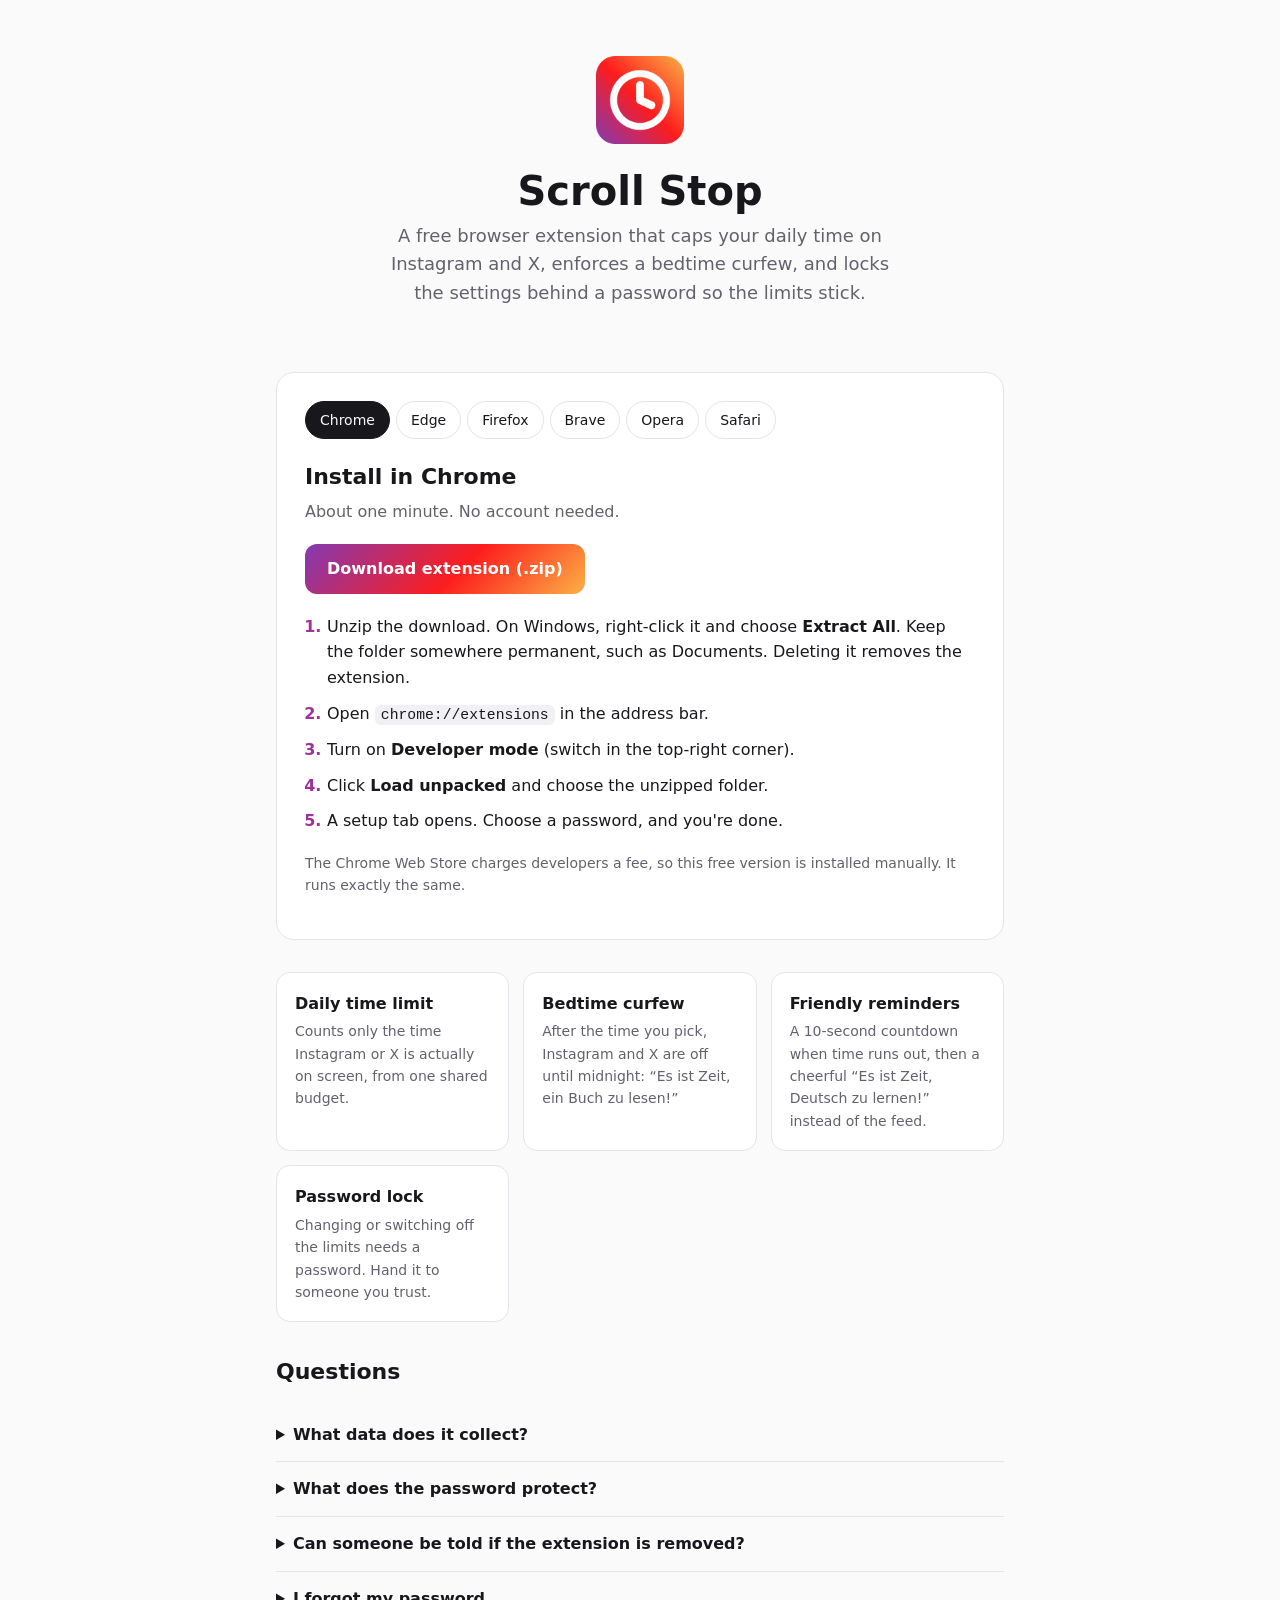
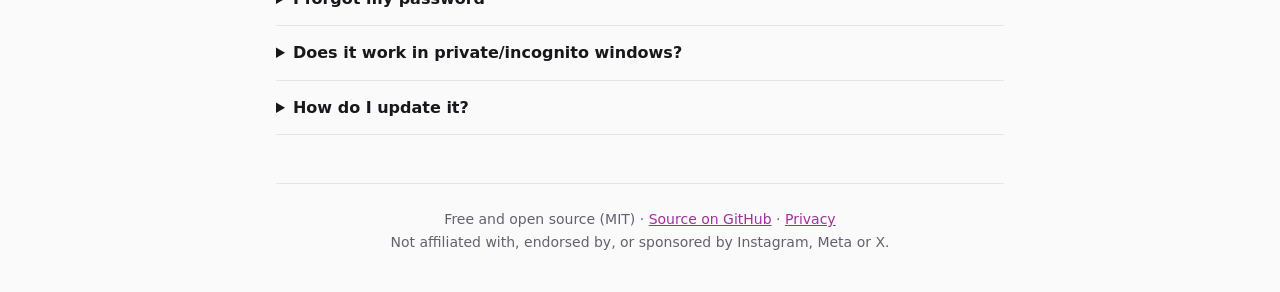
<file: docs/index.html>
<!DOCTYPE html>
<html lang="en">
<head>
  <meta charset="UTF-8">
  <meta name="viewport" content="width=device-width, initial-scale=1">
  <title>Scroll Stop: Social Media Time Limit</title>
  <meta name="description" content="Free browser extension that limits your daily Instagram time, enforces a bedtime curfew, and is password-protected so the limits stick.">
  <link rel="icon" href="icon.png">
  <style>
    :root {
      --bg: #fafafb;
      --surface: #ffffff;
      --fg: #18181c;
      --muted: #62626d;
      --border: #e4e4ea;
      --accent: #a0309a;
      --accent-fg: #ffffff;
      --gradient: linear-gradient(135deg, #833ab4, #fd1d1d 55%, #fcb045);
      --code-bg: #f1f1f5;
    }
    @media (prefers-color-scheme: dark) {
      :root {
        --bg: #111114;
        --surface: #1a1a1f;
        --fg: #f2f2f5;
        --muted: #a0a0ab;
        --border: #2d2d35;
        --accent: #d77ad1;
        --accent-fg: #111114;
        --code-bg: #25252c;
      }
    }

    * { box-sizing: border-box; }

    body {
      margin: 0;
      background: var(--bg);
      color: var(--fg);
      font: 16px/1.6 system-ui, -apple-system, "Segoe UI", Roboto, sans-serif;
    }

    .wrap { max-width: 760px; margin: 0 auto; padding: 0 16px; }

    header.hero { padding: 56px 0 32px; text-align: center; }
    header.hero img { width: 88px; height: 88px; }
    h1 { margin: 16px 0 8px; font-size: clamp(28px, 5vw, 40px); line-height: 1.15; }
    .tagline { margin: 0 auto; max-width: 520px; color: var(--muted); font-size: 18px; }

    .card {
      margin: 32px 0;
      padding: 28px;
      background: var(--surface);
      border: 1px solid var(--border);
      border-radius: 18px;
    }

    .tabs { display: flex; flex-wrap: wrap; gap: 6px; margin-bottom: 20px; }
    .tabs button {
      padding: 7px 14px;
      border: 1px solid var(--border);
      border-radius: 999px;
      background: transparent;
      color: var(--fg);
      font: inherit;
      font-size: 14px;
      cursor: pointer;
    }
    .tabs button[aria-selected="true"] {
      background: var(--fg);
      border-color: var(--fg);
      color: var(--bg);
    }

    .panel[hidden] { display: none; }
    .panel h2 { margin: 0 0 4px; font-size: 22px; }
    .panel .sub { margin: 0 0 20px; color: var(--muted); }

    .btn {
      display: inline-flex;
      align-items: center;
      gap: 8px;
      padding: 12px 22px;
      border-radius: 12px;
      background: var(--gradient);
      color: #fff;
      font-weight: 650;
      text-decoration: none;
    }
    .btn:hover { filter: brightness(1.07); }

    ol.steps { margin: 20px 0 0; padding-left: 22px; }
    ol.steps li { margin-bottom: 10px; }
    ol.steps li::marker { color: var(--accent); font-weight: 700; }

    code {
      padding: 2px 6px;
      border-radius: 6px;
      background: var(--code-bg);
      font-size: 0.92em;
      overflow-wrap: anywhere;
    }

    .note { margin-top: 18px; color: var(--muted); font-size: 14px; }

    .features {
      display: grid;
      grid-template-columns: repeat(auto-fit, minmax(210px, 1fr));
      gap: 14px;
      margin: 8px 0 32px;
    }
    .feature {
      padding: 18px;
      background: var(--surface);
      border: 1px solid var(--border);
      border-radius: 14px;
    }
    .feature h3 { margin: 0 0 4px; font-size: 16px; }
    .feature p { margin: 0; color: var(--muted); font-size: 14px; }

    section h2 { font-size: 22px; }
    details {
      padding: 14px 0;
      border-bottom: 1px solid var(--border);
    }
    summary { cursor: pointer; font-weight: 600; }
    details p { margin: 8px 0 0; color: var(--muted); }

    footer {
      margin: 48px 0 0;
      padding: 24px 0 40px;
      border-top: 1px solid var(--border);
      color: var(--muted);
      font-size: 14px;
      text-align: center;
    }
    a { color: var(--accent); }
  </style>
</head>
<body>
  <div class="wrap">
    <header class="hero">
      <img src="icon.png" alt="">
      <h1>Scroll Stop</h1>
      <p class="tagline">
        A free browser extension that caps your daily time on Instagram and X, enforces a
        bedtime curfew, and locks the settings behind a password so the limits stick.
      </p>
    </header>

    <div class="card" id="install">
      <div class="tabs" role="tablist" aria-label="Choose your browser">
        <button role="tab" data-browser="chrome">Chrome</button>
        <button role="tab" data-browser="edge">Edge</button>
        <button role="tab" data-browser="firefox">Firefox</button>
        <button role="tab" data-browser="brave">Brave</button>
        <button role="tab" data-browser="opera">Opera</button>
        <button role="tab" data-browser="safari">Safari</button>
      </div>

      <!-- Chromium browsers without a free store: manual install. -->
      <div class="panel" data-panel="chrome brave opera" role="tabpanel">
        <h2>Install in <span class="browser-name">Chrome</span></h2>
        <p class="sub">About one minute. No account needed.</p>
        <a class="btn" href="https://github.com/c-voelkle/instagram-time-limiter/releases/latest/download/instagram-time-limiter-chromium.zip">
          Download extension (.zip)
        </a>
        <ol class="steps">
          <li>
            Unzip the download. On Windows, right-click it and choose <strong>Extract All</strong>.
            Keep the folder somewhere permanent, such as Documents. Deleting it removes the extension.
          </li>
          <li>Open <code class="ext-url">chrome://extensions</code> in the address bar.</li>
          <li>Turn on <strong>Developer mode</strong> (switch in the top-right corner).</li>
          <li>Click <strong>Load unpacked</strong> and choose the unzipped folder.</li>
          <li>A setup tab opens. Choose a password, and you're done.</li>
        </ol>
        <p class="note">
          The Chrome Web Store charges developers a fee, so this free version is installed
          manually. It runs exactly the same.
        </p>
      </div>

      <div class="panel" data-panel="edge" role="tabpanel" hidden>
        <h2>Install in Edge</h2>
        <div class="store-available" data-store="edge" hidden>
          <p class="sub">One click from the Microsoft Edge Add-ons store.</p>
          <a class="btn store-link" data-store="edge" href="#">Get it for Edge</a>
        </div>
        <div class="store-pending" data-store="edge">
          <p class="sub">The Edge Add-ons listing is in review. Until then, install it manually. It takes about a minute.</p>
          <a class="btn" href="https://github.com/c-voelkle/instagram-time-limiter/releases/latest/download/instagram-time-limiter-chromium.zip">
            Download extension (.zip)
          </a>
          <ol class="steps">
            <li>Unzip the download and keep the folder somewhere permanent.</li>
            <li>Open <code>edge://extensions</code>.</li>
            <li>Turn on <strong>Developer mode</strong> (left sidebar).</li>
            <li>Click <strong>Load unpacked</strong> and choose the unzipped folder.</li>
            <li>A setup tab opens. Choose a password, and you're done.</li>
          </ol>
        </div>
      </div>

      <div class="panel" data-panel="firefox" role="tabpanel" hidden>
        <h2>Install in Firefox</h2>
        <div class="store-available" data-store="firefox" hidden>
          <p class="sub">One click from Firefox Add-ons.</p>
          <a class="btn store-link" data-store="firefox" href="#">Add to Firefox</a>
        </div>
        <div class="store-pending" data-store="firefox">
          <p class="sub">
            The Firefox Add-ons listing is in review. Firefox only keeps add-ons that Mozilla has
            approved, so check back soon for a one-click install.
          </p>
          <p class="note">
            Want to try it now? Download the
            <a href="https://github.com/c-voelkle/instagram-time-limiter/releases/latest/download/instagram-time-limiter-firefox.zip">Firefox test build</a>,
            open <code>about:debugging#/runtime/this-firefox</code>, click
            <strong>Load Temporary Add-on</strong> and pick the zip. Firefox removes it
            when it restarts.
          </p>
        </div>
      </div>

      <div class="panel" data-panel="safari" role="tabpanel" hidden>
        <h2>Safari</h2>
        <p class="sub">
          Safari extensions have to be built with Xcode on a Mac, and distributing them costs an
          Apple developer fee, so there's no free Safari version. Chrome, Edge, Brave, Firefox
          and Opera all work on a Mac.
        </p>
      </div>
    </div>

    <div class="features">
      <div class="feature">
        <h3>Daily time limit</h3>
        <p>Counts only the time Instagram or X is actually on screen, from one shared budget.</p>
      </div>
      <div class="feature">
        <h3>Bedtime curfew</h3>
        <p>After the time you pick, Instagram and X are off until midnight: “Es ist Zeit, ein Buch zu lesen!”</p>
      </div>
      <div class="feature">
        <h3>Friendly reminders</h3>
        <p>A 10-second countdown when time runs out, then a cheerful “Es ist Zeit, Deutsch zu lernen!” instead of the feed.</p>
      </div>
      <div class="feature">
        <h3>Password lock</h3>
        <p>Changing or switching off the limits needs a password. Hand it to someone you trust.</p>
      </div>
    </div>

    <section>
      <h2>Questions</h2>
      <details>
        <summary>What data does it collect?</summary>
        <p>
          None. Your usage time and settings stay in your browser's local extension storage. The
          only thing ever sent is the optional removal email described below. See the
          <a href="privacy.html">privacy policy</a>.
        </p>
      </details>
      <details>
        <summary>What does the password protect?</summary>
        <p>
          Changing the daily limit or curfew, or turning them off. During setup you can also lock
          the browser's extensions page, so the extension can't simply be switched off there
          without the password. Browsers still let an extension be removed from the toolbar menu,
          so the lock is a strong speed bump rather than an unbreakable wall.
        </p>
      </details>
      <details>
        <summary>Can someone be told if the extension is removed?</summary>
        <p>
          Yes, optionally. Enter an accountability contact's email during setup. If the extension is
          removed, that person gets a short email. The popup shows a notice about it, so nobody is
          surprised. Browsers don't report when an extension is only switched off, so that part
          relies on the password lock.
        </p>
      </details>
      <details>
        <summary>I forgot my password</summary>
        <p>
          It can't be recovered, because only a secure hash is stored. Remove the extension
          (right-click its toolbar icon → Remove) and install it again.
        </p>
      </details>
      <details>
        <summary>Does it work in private/incognito windows?</summary>
        <p>
          Only if you allow it. Open the extension's details on the extensions page and turn on
          “Allow in Incognito” (Chrome/Edge) or “Run in Private Windows” (Firefox). Do this before
          locking the extensions page.
        </p>
      </details>
      <details>
        <summary>How do I update it?</summary>
        <p>
          Store versions (Edge, Firefox) update automatically. For a manual install, download the
          new zip, replace the contents of your folder, and click the reload icon on the
          extension's card on the extensions page.
        </p>
      </details>
    </section>

    <footer>
      Free and open source (MIT) ·
      <a href="https://github.com/c-voelkle/instagram-time-limiter">Source on GitHub</a> ·
      <a href="privacy.html">Privacy</a><br>
      Not affiliated with, endorsed by, or sponsored by Instagram, Meta or X.
    </footer>
  </div>

  <script>
    // Fill these in once the store listings are approved; the page then shows
    // one-click install buttons instead of the manual steps.
    const STORE_URLS = {
      edge: '',
      firefox: '',
    };

    const NAMES = { chrome: 'Chrome', brave: 'Brave', opera: 'Opera' };
    const EXT_URLS = { chrome: 'chrome://extensions', brave: 'brave://extensions', opera: 'opera://extensions' };

    for (const [store, url] of Object.entries(STORE_URLS)) {
      if (!url) continue;
      document.querySelectorAll(`.store-available[data-store="${store}"]`).forEach((el) => (el.hidden = false));
      document.querySelectorAll(`.store-pending[data-store="${store}"]`).forEach((el) => (el.hidden = true));
      document.querySelectorAll(`.store-link[data-store="${store}"]`).forEach((el) => (el.href = url));
    }

    function detectBrowser() {
      const ua = navigator.userAgent;
      if (navigator.brave) return 'brave';
      if (/Edg\//.test(ua)) return 'edge';
      if (/OPR\//.test(ua)) return 'opera';
      if (/Firefox\//.test(ua)) return 'firefox';
      if (/Chrome\//.test(ua)) return 'chrome';
      if (/Safari\//.test(ua)) return 'safari';
      return 'chrome';
    }

    function select(browser) {
      document.querySelectorAll('.tabs button').forEach((btn) => {
        btn.setAttribute('aria-selected', String(btn.dataset.browser === browser));
      });
      document.querySelectorAll('.panel').forEach((panel) => {
        panel.hidden = !panel.dataset.panel.split(' ').includes(browser);
      });
      if (NAMES[browser]) {
        document.querySelectorAll('.browser-name').forEach((el) => (el.textContent = NAMES[browser]));
        document.querySelectorAll('.ext-url').forEach((el) => (el.textContent = EXT_URLS[browser]));
      }
    }

    document.querySelectorAll('.tabs button').forEach((btn) => {
      btn.addEventListener('click', () => select(btn.dataset.browser));
    });
    select(detectBrowser());
  </script>
</body>
</html>
</file>
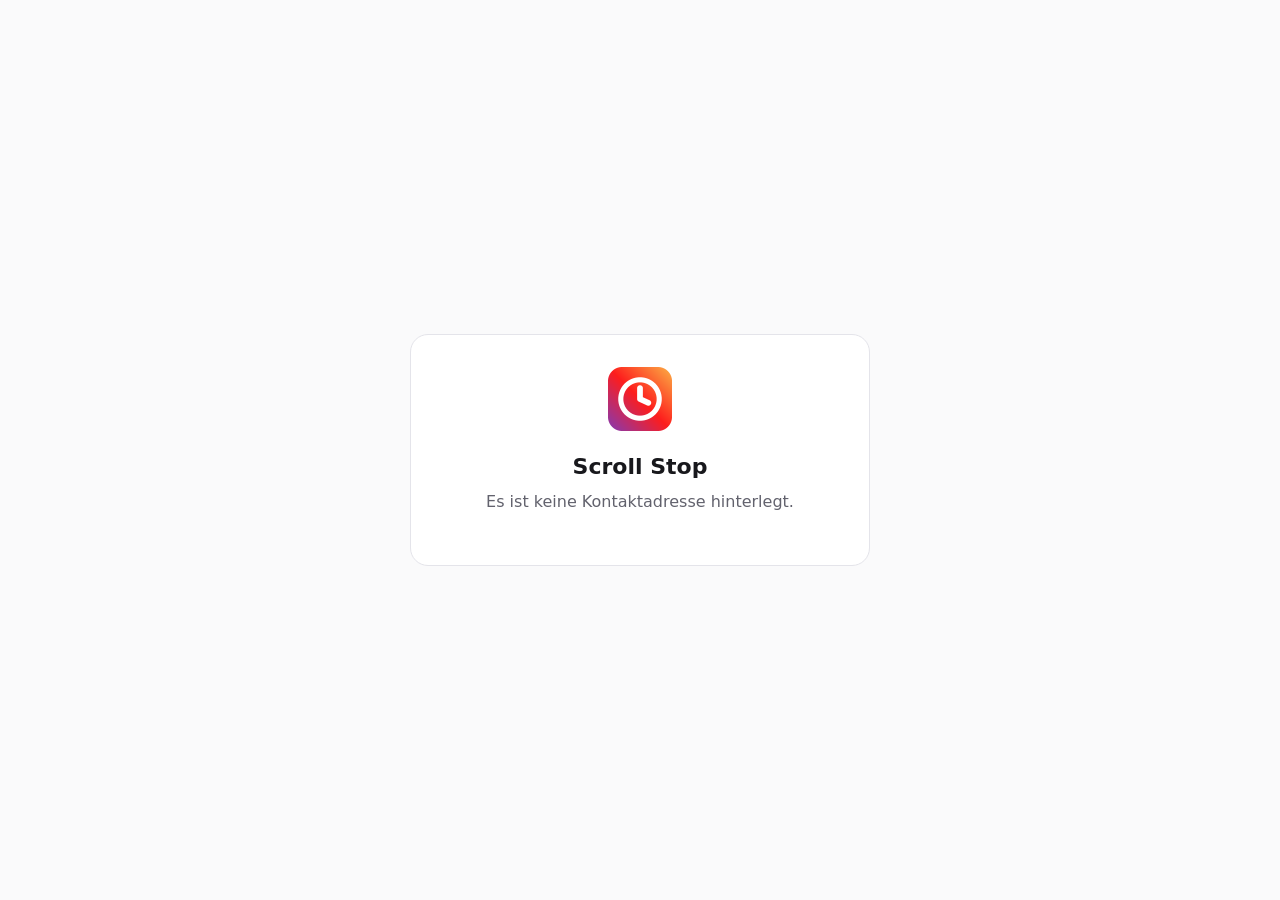
<file: docs/goodbye.html>
<!DOCTYPE html>
<html lang="de">
<head>
  <meta charset="UTF-8">
  <meta name="viewport" content="width=device-width, initial-scale=1">
  <meta name="robots" content="noindex">
  <title>Scroll Stop</title>
  <link rel="icon" href="icon.png">
  <style>
    :root { --bg: #fafafb; --surface: #ffffff; --fg: #18181c; --muted: #62626d; --border: #e4e4ea; --ok: #1a8a4a; --error: #c62828; }
    @media (prefers-color-scheme: dark) {
      :root { --bg: #111114; --surface: #1a1a1f; --fg: #f2f2f5; --muted: #a0a0ab; --border: #2d2d35; --ok: #4cc27f; --error: #ff6b6b; }
    }
    * { box-sizing: border-box; }
    body {
      margin: 0; min-height: 100vh; display: grid; place-items: center; padding: 24px 16px;
      background: var(--bg); color: var(--fg);
      font: 16px/1.6 system-ui, -apple-system, "Segoe UI", Roboto, sans-serif;
    }
    main {
      width: 100%; max-width: 460px; padding: 32px 28px; text-align: center;
      background: var(--surface); border: 1px solid var(--border); border-radius: 18px;
    }
    img { width: 64px; height: 64px; }
    h1 { margin: 14px 0 8px; font-size: 22px; line-height: 1.3; }
    p { margin: 0; color: var(--muted); }
    #status { margin-top: 18px; font-weight: 600; }
    #status.ok { color: var(--ok); }
    #status.error { color: var(--error); }
  </style>
</head>
<body>
  <main>
    <img src="icon.png" alt="">
    <h1 id="title">Scroll Stop</h1>
    <p id="text"></p>
    <p id="status" role="status">Wird gesendet …</p>
  </main>

  <script>
    // Opened by the browser when the extension is removed (or from the
    // extension's setup page with test=1). Sends one email via FormSubmit.
    // The address is read from the URL fragment, which is never sent to
    // this site's server, and then removed from the address bar.
    const params = new URLSearchParams(location.hash.slice(1));
    const to = params.get('to') || '';
    const isTest = params.get('test') === '1';
    history.replaceState(null, '', location.pathname);

    const titleEl = document.getElementById('title');
    const textEl = document.getElementById('text');
    const statusEl = document.getElementById('status');

    function setStatus(text, kind) {
      statusEl.textContent = text;
      statusEl.className = kind || '';
    }

    function browserName() {
      const ua = navigator.userAgent;
      if (/Edg\//.test(ua)) return 'Microsoft Edge';
      if (/OPR\//.test(ua)) return 'Opera';
      if (/Firefox\//.test(ua)) return 'Firefox';
      if (/Chrome\//.test(ua)) return 'Chrome';
      return 'einem Browser';
    }

    async function send() {
      if (!/^[^\s@]+@[^\s@]+\.[^\s@]+$/.test(to)) {
        titleEl.textContent = 'Scroll Stop';
        textEl.textContent = 'Es ist keine Kontaktadresse hinterlegt.';
        setStatus('');
        return;
      }

      const now = new Date();
      const date = now.toLocaleDateString('de-CH', { weekday: 'long', day: 'numeric', month: 'long', year: 'numeric' });
      const time = now.toLocaleTimeString('de-CH', { hour: '2-digit', minute: '2-digit' });
      const browser = browserName();

      if (isTest) {
        titleEl.textContent = 'Test-E-Mail';
        textEl.textContent = `Eine Test-Nachricht wird an ${to} gesendet.`;
      } else {
        titleEl.textContent = 'Die Erweiterung wurde entfernt';
        textEl.textContent = `Wie angekündigt wird ${to} per E-Mail benachrichtigt.`;
      }

      const body = isTest
        ? {
            _subject: 'Test: Scroll Stop',
            _template: 'box',
            Nachricht: 'Dies ist eine Test-Nachricht. Benachrichtigungen an diese Adresse funktionieren.',
            Zeitpunkt: `${date}, ${time}`,
          }
        : {
            _subject: 'Scroll Stop wurde entfernt',
            _template: 'box',
            Nachricht: `Die Erweiterung „Scroll Stop“ wurde aus ${browser} entfernt.`,
            Zeitpunkt: `${date}, ${time}`,
          };

      try {
        const response = await fetch(`https://formsubmit.co/ajax/${encodeURIComponent(to)}`, {
          method: 'POST',
          headers: { 'Content-Type': 'application/json', Accept: 'application/json' },
          body: JSON.stringify(body),
        });
        const result = await response.json().catch(() => ({}));
        const message = String(result.message || '');

        if (String(result.success) === 'true') {
          setStatus(isTest ? `Gesendet. Prüfe das Postfach von ${to}.` : `${to} wurde benachrichtigt.`, 'ok');
        } else if (/activat/i.test(message)) {
          setStatus(
            `Einmalige Bestätigung nötig: ${to} hat eine E-Mail mit „Activate Form“ erhalten. ` +
              'Nach dem Klick darauf funktionieren die Benachrichtigungen.',
            'error'
          );
        } else {
          setStatus(`Senden fehlgeschlagen${message ? `: ${message}` : '.'}`, 'error');
        }
      } catch {
        setStatus('Senden fehlgeschlagen (keine Internetverbindung?).', 'error');
      }
    }

    send();
  </script>
</body>
</html>
</file>
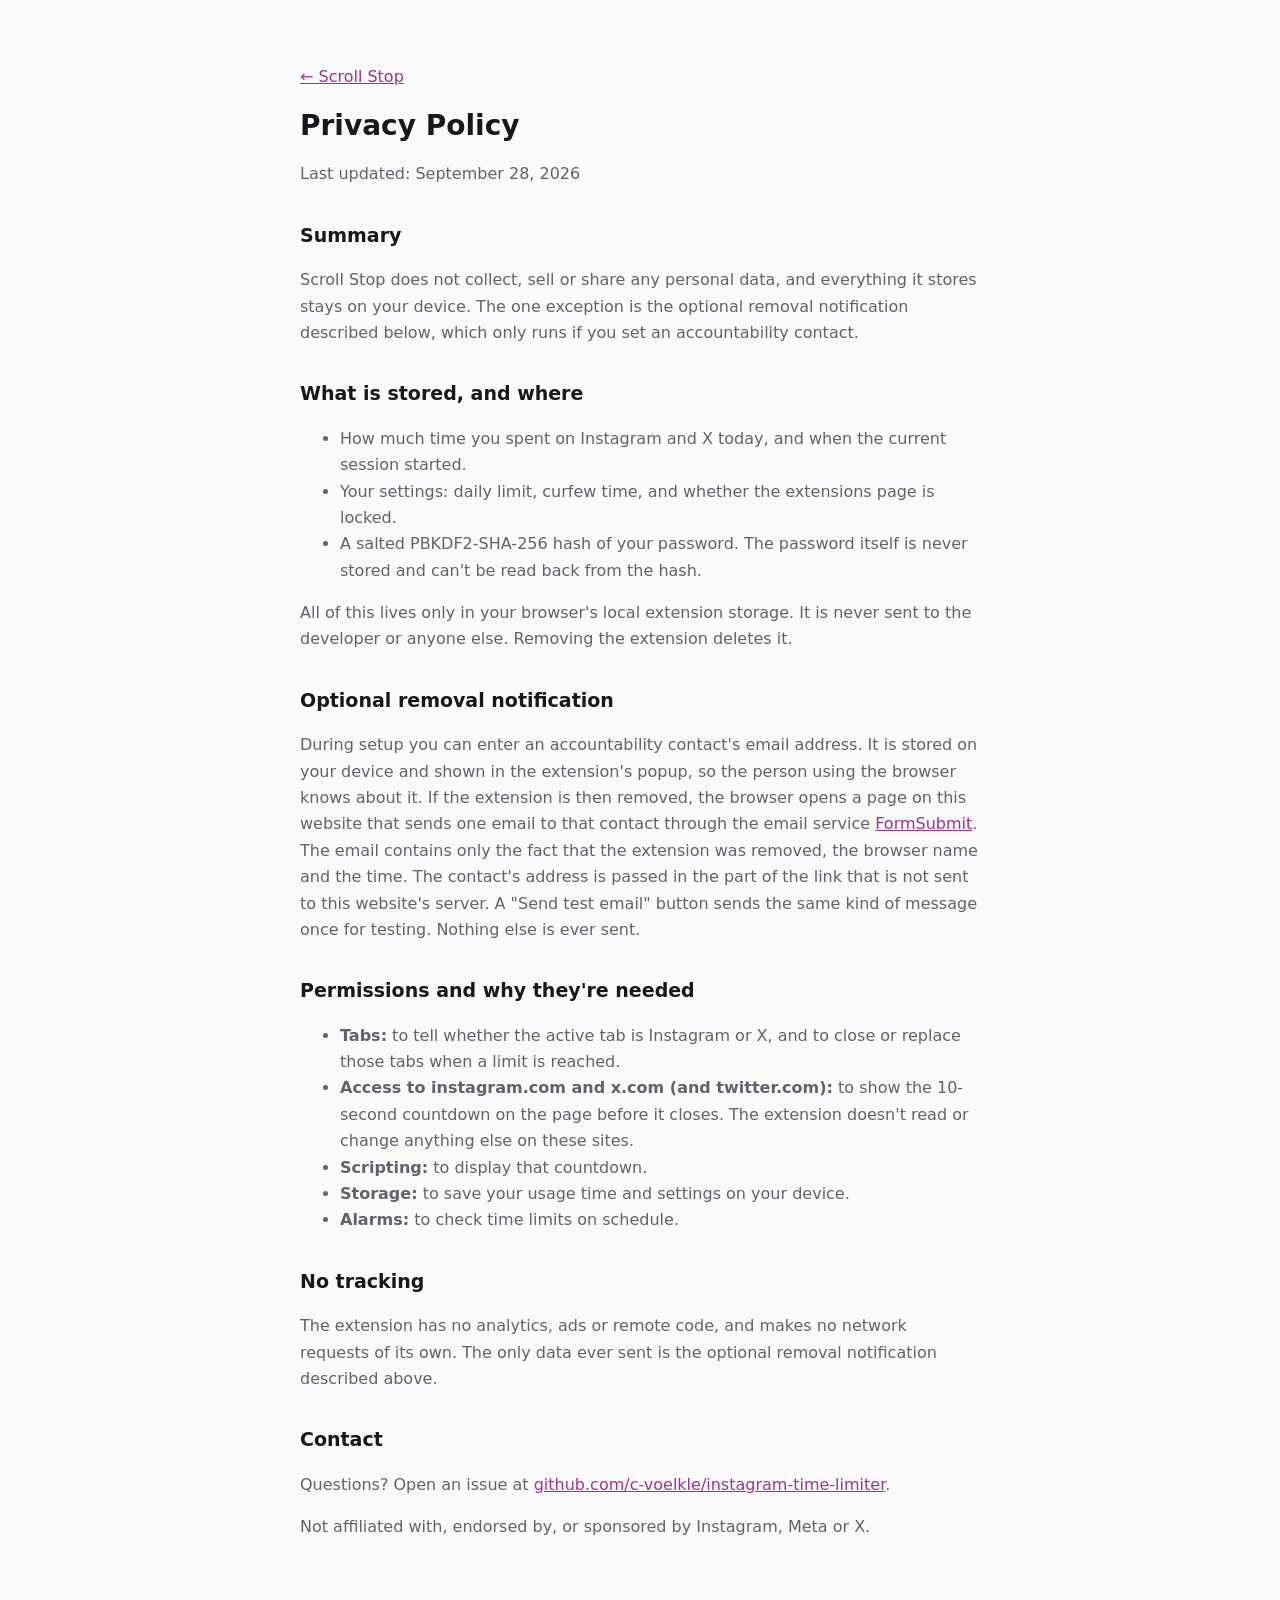
<file: docs/privacy.html>
<!DOCTYPE html>
<html lang="en">
<head>
  <meta charset="UTF-8">
  <meta name="viewport" content="width=device-width, initial-scale=1">
  <title>Privacy Policy – Scroll Stop</title>
  <link rel="icon" href="icon.png">
  <style>
    :root { --bg: #fafafb; --fg: #18181c; --muted: #62626d; --accent: #a0309a; }
    @media (prefers-color-scheme: dark) {
      :root { --bg: #111114; --fg: #f2f2f5; --muted: #a0a0ab; --accent: #d77ad1; }
    }
    body {
      margin: 0;
      background: var(--bg);
      color: var(--fg);
      font: 16px/1.65 system-ui, -apple-system, "Segoe UI", Roboto, sans-serif;
    }
    main { max-width: 680px; margin: 0 auto; padding: 48px 16px; }
    h1 { font-size: 28px; line-height: 1.2; }
    h2 { margin-top: 32px; font-size: 19px; }
    p, li { color: var(--muted); }
    a { color: var(--accent); }
  </style>
</head>
<body>
  <main>
    <p><a href="./">← Scroll Stop</a></p>
    <h1>Privacy Policy</h1>
    <p>Last updated: September 28, 2026</p>

    <h2>Summary</h2>
    <p>
      Scroll Stop does not collect, sell or share any personal data, and everything
      it stores stays on your device. The one exception is the optional removal notification
      described below, which only runs if you set an accountability contact.
    </p>

    <h2>What is stored, and where</h2>
    <ul>
      <li>How much time you spent on Instagram and X today, and when the current session started.</li>
      <li>Your settings: daily limit, curfew time, and whether the extensions page is locked.</li>
      <li>
        A salted PBKDF2-SHA-256 hash of your password. The password itself is never stored
        and can't be read back from the hash.
      </li>
    </ul>
    <p>
      All of this lives only in your browser's local extension storage. It is never sent to the
      developer or anyone else. Removing the extension deletes it.
    </p>

    <h2>Optional removal notification</h2>
    <p>
      During setup you can enter an accountability contact's email address. It is stored on your
      device and shown in the extension's popup, so the person using the browser knows about it.
      If the extension is then removed, the browser opens a page on this website that sends one
      email to that contact through the email service
      <a href="https://formsubmit.co/">FormSubmit</a>. The email contains only the fact that the
      extension was removed, the browser name and the time. The contact's address is passed in the
      part of the link that is not sent to this website's server. A "Send test email" button sends
      the same kind of message once for testing. Nothing else is ever sent.
    </p>

    <h2>Permissions and why they're needed</h2>
    <ul>
      <li><strong>Tabs:</strong> to tell whether the active tab is Instagram or X, and to close or replace those tabs when a limit is reached.</li>
      <li><strong>Access to instagram.com and x.com (and twitter.com):</strong> to show the 10-second countdown on the page before it closes. The extension doesn't read or change anything else on these sites.</li>
      <li><strong>Scripting:</strong> to display that countdown.</li>
      <li><strong>Storage:</strong> to save your usage time and settings on your device.</li>
      <li><strong>Alarms:</strong> to check time limits on schedule.</li>
    </ul>

    <h2>No tracking</h2>
    <p>
      The extension has no analytics, ads or remote code, and makes no network requests of its
      own. The only data ever sent is the optional removal notification described above.
    </p>

    <h2>Contact</h2>
    <p>
      Questions? Open an issue at
      <a href="https://github.com/c-voelkle/instagram-time-limiter/issues">github.com/c-voelkle/instagram-time-limiter</a>.
    </p>

    <p>Not affiliated with, endorsed by, or sponsored by Instagram, Meta or X.</p>
  </main>
</body>
</html>
</file>
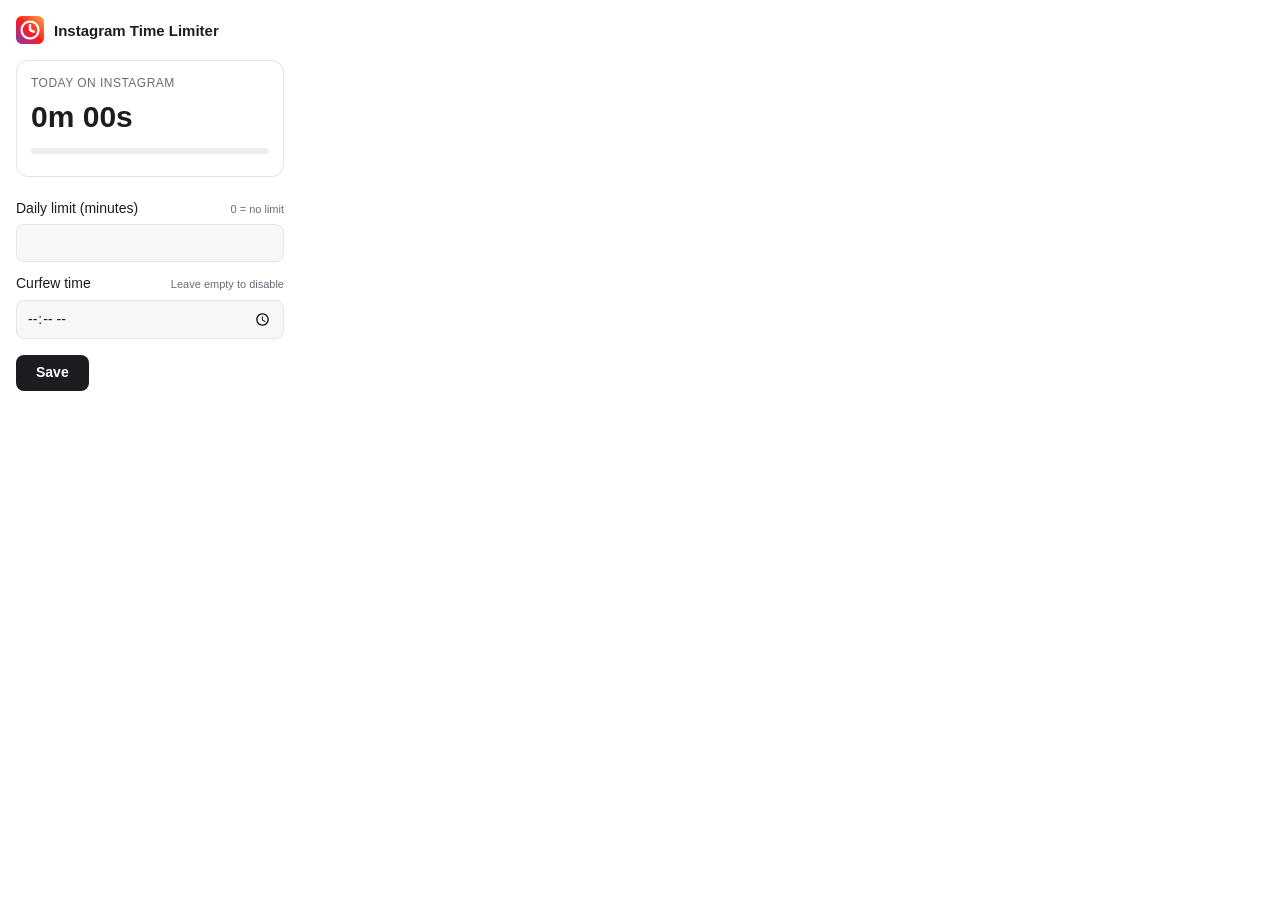
<file: instagram-timer/popup.html>
<!DOCTYPE html>
<html lang="en">
<head>
  <meta charset="UTF-8">
  <title>Instagram Time Limiter</title>
  <link rel="stylesheet" href="popup.css">
</head>
<body>
  <header>
    <img src="icons/icon48.png" alt="" width="28" height="28">
    <h1>Instagram Time Limiter</h1>
  </header>

  <section class="today">
    <p class="label">Today on Instagram</p>
    <p id="elapsed" class="elapsed">0m 00s</p>
    <div class="progress" aria-hidden="true"><div id="progress-bar"></div></div>
    <p id="status" class="status"></p>
  </section>

  <form id="settings-form" novalidate>
    <label for="daily-limit">
      Daily limit (minutes)
      <span class="hint">0 = no limit</span>
    </label>
    <input id="daily-limit" type="number" min="0" max="1440" step="1" required>

    <label for="curfew">
      Curfew time
      <span class="hint">Leave empty to disable</span>
    </label>
    <input id="curfew" type="time">

    <div class="actions">
      <button type="submit" id="save">Save</button>
      <span id="feedback" class="feedback" role="status"></span>
    </div>
  </form>

  <script src="popup.js"></script>
</body>
</html>
</file>
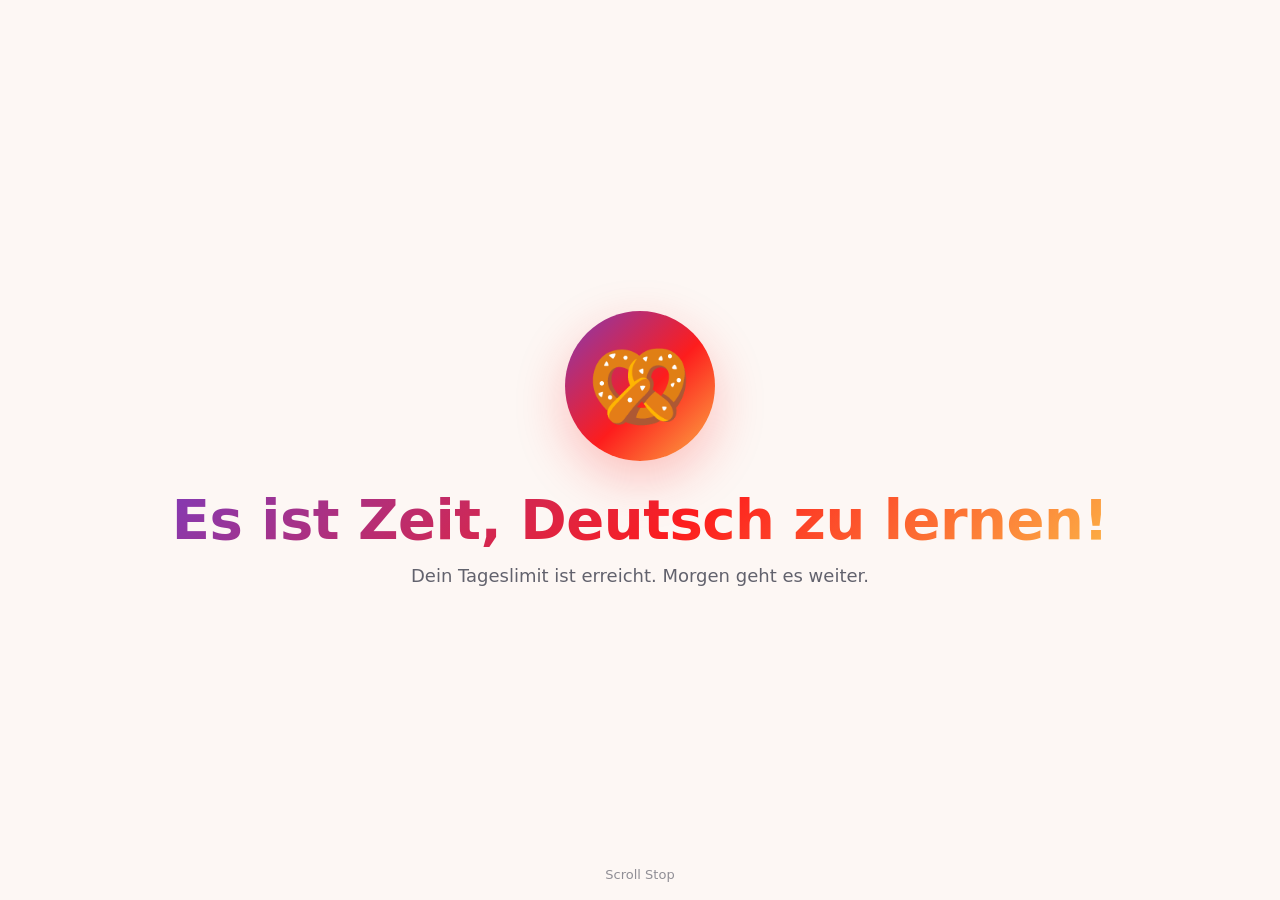
<file: src/blocked.html>
<!DOCTYPE html>
<html lang="de">
<head>
  <meta charset="UTF-8">
  <meta name="viewport" content="width=device-width, initial-scale=1">
  <title>Pause – Scroll Stop</title>
  <link rel="stylesheet" href="blocked.css">
</head>
<body>
  <div class="floaters" aria-hidden="true"></div>

  <main>
    <div class="emoji" aria-hidden="true"></div>
    <h1 id="title"></h1>
    <p id="text"></p>
  </main>

  <footer>Scroll Stop</footer>

  <script src="shared.js"></script>
  <script src="blocked.js"></script>
</body>
</html>
</file>
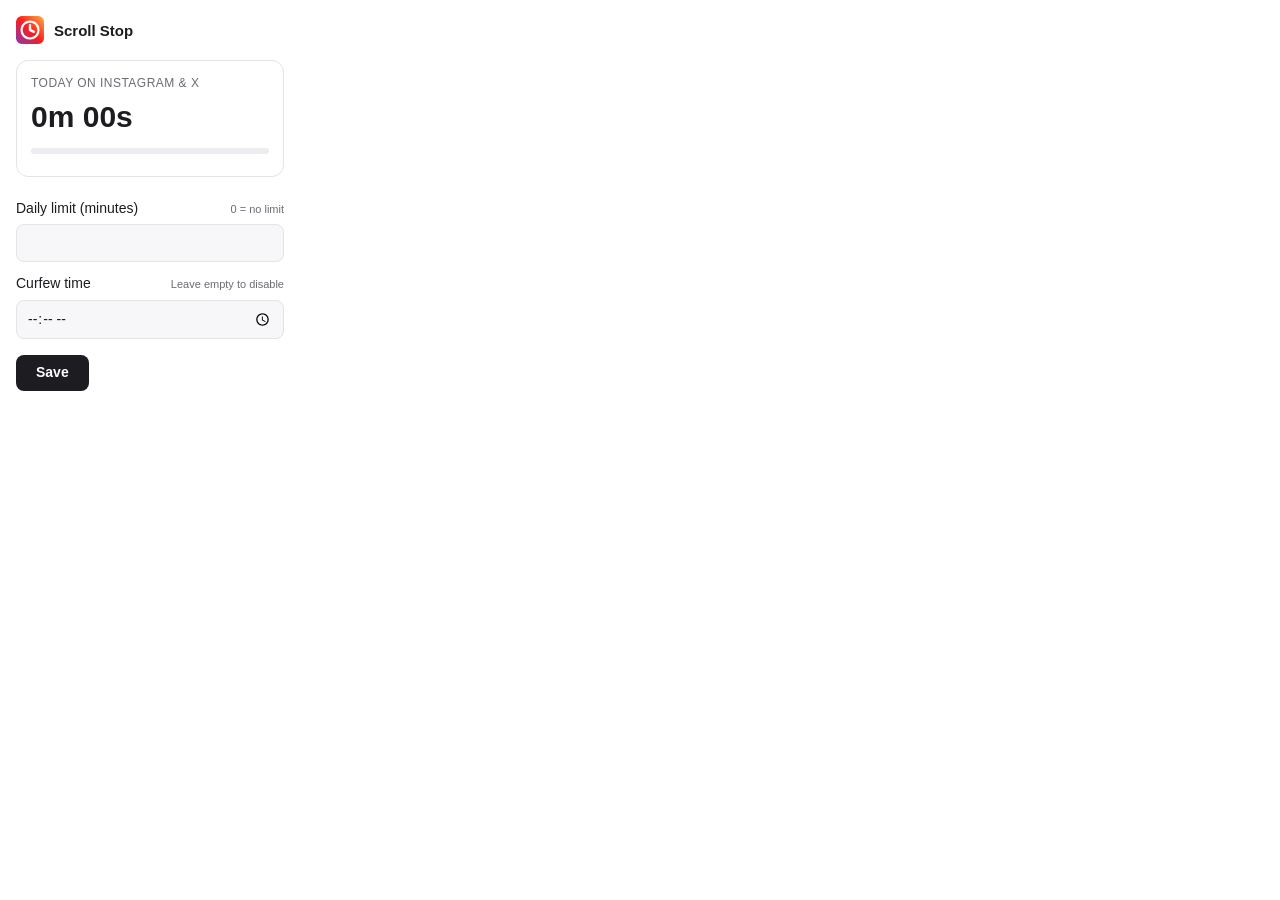
<file: src/popup.html>
<!DOCTYPE html>
<html lang="en">
<head>
  <meta charset="UTF-8">
  <title>Scroll Stop</title>
  <link rel="stylesheet" href="popup.css">
</head>
<body>
  <header>
    <img src="icons/icon48.png" alt="" width="28" height="28">
    <h1>Scroll Stop</h1>
  </header>

  <section class="today">
    <p class="label">Today on Instagram &amp; X</p>
    <p id="elapsed" class="elapsed">0m 00s</p>
    <div class="progress" aria-hidden="true"><div id="progress-bar"></div></div>
    <p id="status" class="status"></p>
  </section>

  <p id="contact-notice" class="notice" hidden></p>

  <p id="incognito-warning" class="notice" hidden>
    Private/incognito windows aren't tracked. Turn on “Allow in incognito/private windows”
    for this extension to close that gap.
  </p>

  <p id="no-password" class="notice" hidden>
    No password is set, so anyone can change these limits.
    <button type="button" id="set-password" class="link">Set a password</button>
  </p>

  <form id="unlock-form" hidden>
    <label for="unlock-password">Password required to change settings</label>
    <div class="row">
      <input id="unlock-password" type="password" autocomplete="current-password" required>
      <button type="submit">Unlock</button>
    </div>
    <span id="unlock-feedback" class="feedback error" role="status"></span>
  </form>

  <form id="settings-form" novalidate>
    <fieldset id="settings-fields">
      <label for="daily-limit">
        Daily limit (minutes)
        <span class="hint">0 = no limit</span>
      </label>
      <input id="daily-limit" type="number" min="0" max="1440" step="1" required>

      <label for="curfew">
        Curfew time
        <span class="hint">Leave empty to disable</span>
      </label>
      <input id="curfew" type="time">

      <div class="actions">
        <button type="submit" id="save">Save</button>
        <span id="feedback" class="feedback" role="status"></span>
      </div>
    </fieldset>
  </form>

  <footer id="unlocked-footer" hidden>
    <span id="unlocked-until"></span>
    <button type="button" id="lock-now" class="link">Lock now</button>
    <button type="button" id="change-password" class="link">Change password</button>
  </footer>

  <script src="shared.js"></script>
  <script src="popup.js"></script>
</body>
</html>
</file>
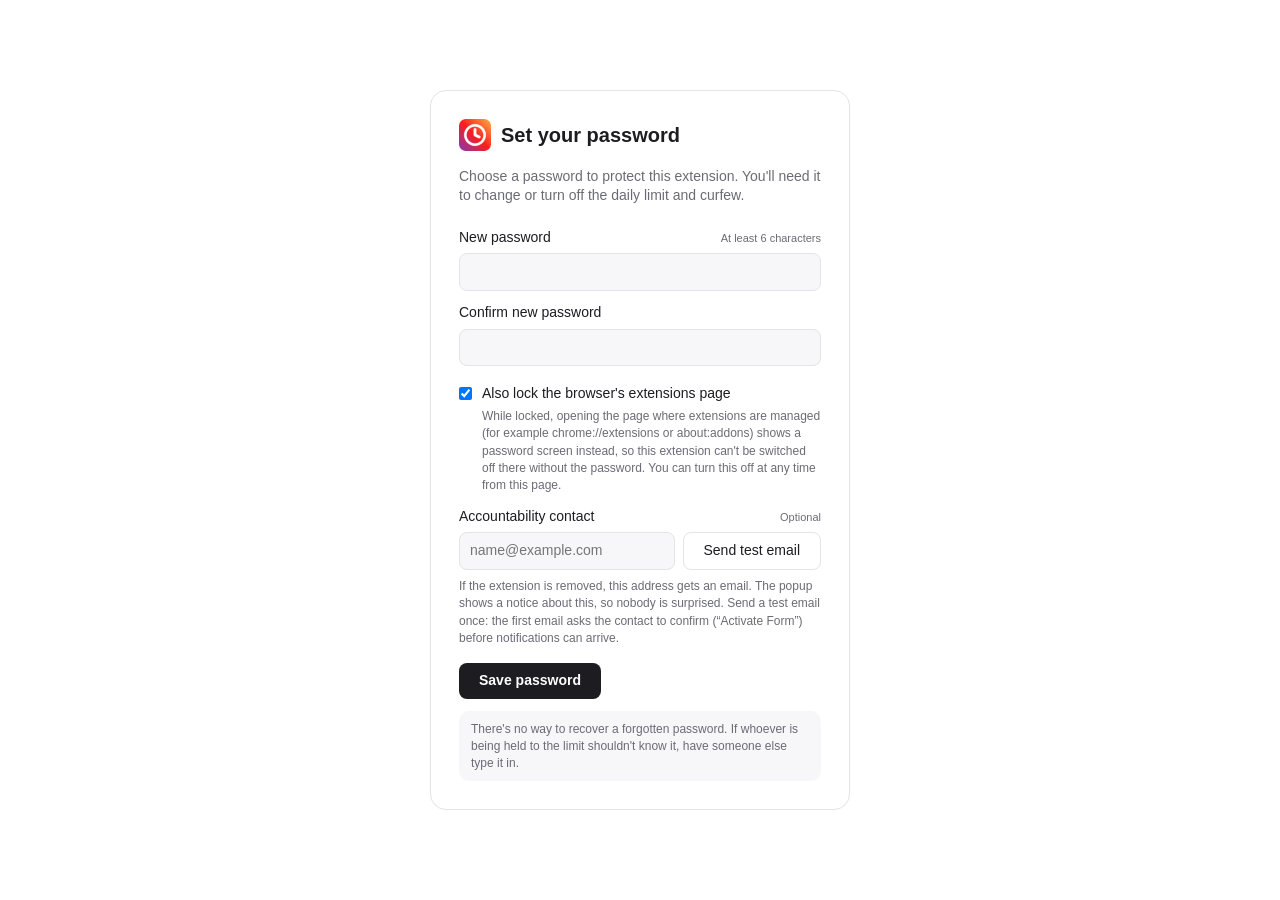
<file: src/setup.html>
<!DOCTYPE html>
<html lang="en">
<head>
  <meta charset="UTF-8">
  <title>Scroll Stop – Password</title>
  <link rel="stylesheet" href="page.css">
</head>
<body>
  <main>
    <header>
      <img src="icons/icon48.png" alt="" width="32" height="32">
      <h1 id="title">Set your password</h1>
    </header>

    <p id="intro">
      Choose a password to protect this extension. You'll need it to change or turn off the
      daily limit and curfew.
    </p>

    <form id="password-form" novalidate>
      <div id="current-group" hidden>
        <label for="current">Current password</label>
        <input id="current" type="password" autocomplete="current-password">
      </div>

      <label for="password">New password <span class="hint">At least 6 characters</span></label>
      <input id="password" type="password" autocomplete="new-password" minlength="6" required>

      <label for="confirm">Confirm new password</label>
      <input id="confirm" type="password" autocomplete="new-password" required>

      <label class="checkbox" for="lock-extensions-page">
        <input id="lock-extensions-page" type="checkbox" checked>
        <span>
          Also lock the browser's extensions page
          <span class="hint">
            While locked, opening the page where extensions are managed (for example
            chrome://extensions or about:addons) shows a password screen instead, so this
            extension can't be switched off there without the password. You can turn this
            off at any time from this page.
          </span>
        </span>
      </label>

      <label for="contact">
        Accountability contact
        <span class="hint">Optional</span>
      </label>
      <div class="row">
        <input id="contact" type="email" autocomplete="email" placeholder="name@example.com">
        <button type="button" id="test-email" class="secondary">Send test email</button>
      </div>
      <p class="field-note">
        If the extension is removed, this address gets an email. The popup shows a notice about
        this, so nobody is surprised. Send a test email once: the first email asks the contact to
        confirm (“Activate Form”) before notifications can arrive.
      </p>

      <div class="actions">
        <button type="submit" id="submit">Save password</button>
        <span id="feedback" class="feedback" role="status"></span>
      </div>
    </form>

    <p class="warning">
      There's no way to recover a forgotten password. If whoever is being held to the limit
      shouldn't know it, have someone else type it in.
    </p>

    <p id="done" hidden>
      Password saved. You can close this tab. Settings are in the toolbar popup.
    </p>
  </main>

  <script src="shared.js"></script>
  <script src="setup.js"></script>
</body>
</html>
</file>
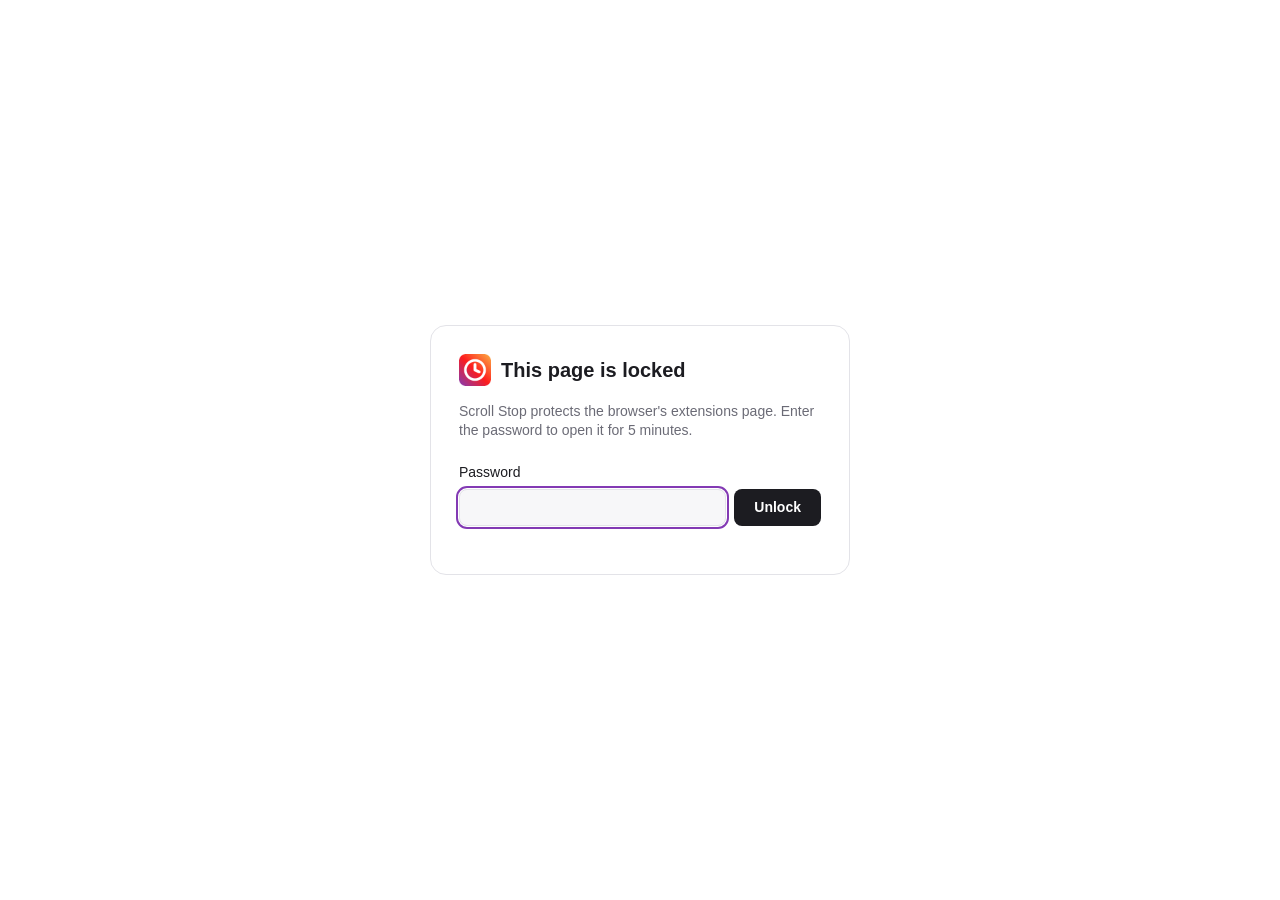
<file: src/unlock.html>
<!DOCTYPE html>
<html lang="en">
<head>
  <meta charset="UTF-8">
  <title>Locked – Scroll Stop</title>
  <link rel="stylesheet" href="page.css">
</head>
<body>
  <main>
    <header>
      <img src="icons/icon48.png" alt="" width="32" height="32">
      <h1>This page is locked</h1>
    </header>

    <p>
      Scroll Stop protects the browser's extensions page. Enter the password to open
      it for <span id="minutes"></span> minutes.
    </p>

    <form id="unlock-form" novalidate>
      <label for="password">Password</label>
      <div class="row">
        <input id="password" type="password" autocomplete="current-password" required autofocus>
        <button type="submit">Unlock</button>
      </div>
      <span id="feedback" class="feedback" role="status"></span>
    </form>

    <p id="contact-notice" class="warning" hidden></p>

    <p id="manual" class="warning" hidden></p>
  </main>

  <script src="shared.js"></script>
  <script src="unlock.js"></script>
</body>
</html>
</file>
<file: instagram-timer/popup.css>
:root {
  --bg: #ffffff;
  --fg: #1c1c21;
  --muted: #6b6b76;
  --border: #e3e3e8;
  --input-bg: #f7f7f9;
  --track: #ececf1;
  --accent: linear-gradient(90deg, #833ab4, #fd1d1d, #fcb045);
  --button: #1c1c21;
  --button-fg: #ffffff;
  --ok: #1a8a4a;
  --error: #c62828;
}

@media (prefers-color-scheme: dark) {
  :root {
    --bg: #18181c;
    --fg: #f2f2f5;
    --muted: #9a9aa6;
    --border: #2e2e36;
    --input-bg: #222228;
    --track: #2a2a31;
    --button: #f2f2f5;
    --button-fg: #18181c;
    --ok: #4cc27f;
    --error: #ff6b6b;
  }
}

* {
  box-sizing: border-box;
}

body {
  width: 300px;
  margin: 0;
  padding: 16px;
  background: var(--bg);
  color: var(--fg);
  font: 14px/1.4 -apple-system, BlinkMacSystemFont, "Segoe UI", Roboto, sans-serif;
}

header {
  display: flex;
  align-items: center;
  gap: 10px;
  margin-bottom: 16px;
}

h1 {
  margin: 0;
  font-size: 15px;
  font-weight: 600;
}

.today {
  padding: 14px;
  border: 1px solid var(--border);
  border-radius: 12px;
  margin-bottom: 16px;
}

.label {
  margin: 0;
  color: var(--muted);
  font-size: 12px;
  text-transform: uppercase;
  letter-spacing: 0.04em;
}

.elapsed {
  margin: 4px 0 10px;
  font-size: 30px;
  font-weight: 700;
  font-variant-numeric: tabular-nums;
}

.progress {
  height: 6px;
  border-radius: 3px;
  background: var(--track);
  overflow: hidden;
}

#progress-bar {
  height: 100%;
  width: 0;
  background: var(--accent);
  transition: width 0.3s ease;
}

.status {
  margin: 8px 0 0;
  color: var(--muted);
  font-size: 12px;
}

.status.alert {
  color: var(--error);
  font-weight: 600;
}

form {
  display: grid;
  gap: 6px;
}

label {
  display: flex;
  justify-content: space-between;
  align-items: baseline;
  margin-top: 6px;
  font-weight: 500;
}

.hint {
  color: var(--muted);
  font-size: 11px;
  font-weight: 400;
}

input {
  width: 100%;
  padding: 8px 10px;
  border: 1px solid var(--border);
  border-radius: 8px;
  background: var(--input-bg);
  color: var(--fg);
  font: inherit;
  color-scheme: light dark;
}

input:focus {
  outline: 2px solid #833ab4;
  outline-offset: 1px;
}

.actions {
  display: flex;
  align-items: center;
  gap: 12px;
  margin-top: 10px;
}

button {
  padding: 8px 20px;
  border: none;
  border-radius: 8px;
  background: var(--button);
  color: var(--button-fg);
  font: inherit;
  font-weight: 600;
  cursor: pointer;
}

button:hover {
  opacity: 0.88;
}

.feedback {
  font-size: 13px;
  opacity: 0;
  transition: opacity 0.2s ease;
}

.feedback.visible {
  opacity: 1;
}

.feedback.ok {
  color: var(--ok);
}

.feedback.error {
  color: var(--error);
}
</file>
<file: src/blocked.css>
:root {
  --bg: #fdf7f4;
  --fg: #1c1c21;
  --muted: #62626d;
  --floater: rgba(131, 58, 180, 0.35);
  --gradient: linear-gradient(135deg, #833ab4, #fd1d1d 55%, #fcb045);
}

@media (prefers-color-scheme: dark) {
  :root {
    --bg: #131317;
    --fg: #f2f2f5;
    --muted: #a0a0ab;
    --floater: rgba(252, 176, 69, 0.35);
  }
}

* {
  box-sizing: border-box;
}

html,
body {
  height: 100%;
  margin: 0;
}

body {
  display: grid;
  place-items: center;
  overflow: hidden;
  background: var(--bg);
  color: var(--fg);
  font: 16px/1.5 system-ui, -apple-system, "Segoe UI", Roboto, sans-serif;
  text-align: center;
}

main {
  position: relative;
  z-index: 1;
  padding: 24px 16px;
  animation: pop-in 0.7s cubic-bezier(0.34, 1.56, 0.64, 1);
}

.emoji {
  width: 150px;
  height: 150px;
  margin: 0 auto 28px;
  border-radius: 50%;
  display: grid;
  place-items: center;
  font-size: 84px;
  background: var(--gradient);
  box-shadow: 0 18px 50px rgba(253, 29, 29, 0.25);
  animation: bounce 1.3s ease-in-out infinite;
}

h1 {
  margin: 0 0 12px;
  font-size: clamp(30px, 6vw, 56px);
  line-height: 1.1;
  letter-spacing: -0.5px;
  background: var(--gradient);
  -webkit-background-clip: text;
  background-clip: text;
  color: transparent;
}

p {
  margin: 0 auto;
  max-width: 460px;
  color: var(--muted);
  font-size: 18px;
}

footer {
  position: fixed;
  bottom: 16px;
  left: 0;
  right: 0;
  color: var(--muted);
  font-size: 13px;
  opacity: 0.7;
}

.floaters {
  position: fixed;
  inset: 0;
  opacity: 0.6;
  pointer-events: none;
}

.floaters span {
  position: absolute;
  bottom: -60px;
  color: var(--floater);
  font-weight: 800;
  animation: float-up linear infinite;
}

@keyframes pop-in {
  from {
    transform: scale(0.6);
    opacity: 0;
  }
}

@keyframes bounce {
  0%,
  100% {
    transform: translateY(0) rotate(-8deg);
  }
  50% {
    transform: translateY(-22px) rotate(8deg);
  }
}

@keyframes float-up {
  0% {
    transform: translateY(0) rotate(0);
    opacity: 0;
  }
  10% {
    opacity: 1;
  }
  90% {
    opacity: 1;
  }
  100% {
    transform: translateY(-115vh) rotate(40deg);
    opacity: 0;
  }
}

@media (prefers-reduced-motion: reduce) {
  main,
  .emoji {
    animation: none;
  }
  .floaters {
    display: none;
  }
}
</file>
<file: src/popup.css>
:root {
  --bg: #ffffff;
  --fg: #1c1c21;
  --muted: #6b6b76;
  --border: #e3e3e8;
  --input-bg: #f7f7f9;
  --track: #ececf1;
  --accent: linear-gradient(90deg, #833ab4, #fd1d1d, #fcb045);
  --button: #1c1c21;
  --button-fg: #ffffff;
  --ok: #1a8a4a;
  --error: #c62828;
  --link: #833ab4;
}

@media (prefers-color-scheme: dark) {
  :root {
    --bg: #18181c;
    --fg: #f2f2f5;
    --muted: #9a9aa6;
    --border: #2e2e36;
    --input-bg: #222228;
    --track: #2a2a31;
    --button: #f2f2f5;
    --button-fg: #18181c;
    --ok: #4cc27f;
    --error: #ff6b6b;
    --link: #c792ea;
  }
}

* {
  box-sizing: border-box;
}

body {
  width: 300px;
  margin: 0;
  padding: 16px;
  background: var(--bg);
  color: var(--fg);
  font: 14px/1.4 -apple-system, BlinkMacSystemFont, "Segoe UI", Roboto, sans-serif;
}

header {
  display: flex;
  align-items: center;
  gap: 10px;
  margin-bottom: 16px;
}

h1 {
  margin: 0;
  font-size: 15px;
  font-weight: 600;
}

.today {
  padding: 14px;
  border: 1px solid var(--border);
  border-radius: 12px;
  margin-bottom: 16px;
}

.label {
  margin: 0;
  color: var(--muted);
  font-size: 12px;
  text-transform: uppercase;
  letter-spacing: 0.04em;
}

.elapsed {
  margin: 4px 0 10px;
  font-size: 30px;
  font-weight: 700;
  font-variant-numeric: tabular-nums;
}

.progress {
  height: 6px;
  border-radius: 3px;
  background: var(--track);
  overflow: hidden;
}

#progress-bar {
  height: 100%;
  width: 0;
  background: var(--accent);
  transition: width 0.3s ease;
}

.status {
  margin: 8px 0 0;
  color: var(--muted);
  font-size: 12px;
}

.status.alert {
  color: var(--error);
  font-weight: 600;
}

form {
  display: grid;
  gap: 6px;
}

label {
  display: flex;
  justify-content: space-between;
  align-items: baseline;
  margin-top: 6px;
  font-weight: 500;
}

.hint {
  color: var(--muted);
  font-size: 11px;
  font-weight: 400;
}

input {
  width: 100%;
  padding: 8px 10px;
  border: 1px solid var(--border);
  border-radius: 8px;
  background: var(--input-bg);
  color: var(--fg);
  font: inherit;
  color-scheme: light dark;
}

input:focus {
  outline: 2px solid #833ab4;
  outline-offset: 1px;
}

.actions {
  display: flex;
  align-items: center;
  gap: 12px;
  margin-top: 10px;
}

button {
  padding: 8px 20px;
  border: none;
  border-radius: 8px;
  background: var(--button);
  color: var(--button-fg);
  font: inherit;
  font-weight: 600;
  cursor: pointer;
}

button:hover {
  opacity: 0.88;
}

.feedback {
  font-size: 13px;
  opacity: 0;
  transition: opacity 0.2s ease;
}

.feedback.visible {
  opacity: 1;
}

.feedback.ok {
  color: var(--ok);
}

.feedback.error {
  color: var(--error);
}

fieldset {
  display: grid;
  gap: 6px;
  margin: 0;
  padding: 0;
  border: none;
}

fieldset:disabled {
  opacity: 0.5;
}

.row {
  display: flex;
  gap: 8px;
}

.row input {
  flex: 1;
}

#unlock-form {
  display: grid;
  gap: 6px;
  margin-bottom: 14px;
}

#unlock-form[hidden],
.notice[hidden],
footer[hidden] {
  display: none;
}

.notice {
  margin: 0 0 14px;
  padding: 10px 12px;
  border-radius: 10px;
  background: var(--input-bg);
  color: var(--muted);
  font-size: 12px;
}

button.link {
  padding: 0;
  background: none;
  color: var(--link);
  font-weight: 600;
  font-size: 12px;
  text-decoration: underline;
}

footer {
  display: flex;
  flex-wrap: wrap;
  gap: 10px;
  align-items: baseline;
  margin-top: 14px;
  padding-top: 10px;
  border-top: 1px solid var(--border);
  color: var(--muted);
  font-size: 12px;
}
</file>
<file: src/page.css>
@import url('popup.css');

/* Full-tab pages (setup, unlock) reuse the popup styles in a centered card. */

body {
  width: auto;
  min-height: 100vh;
  display: grid;
  place-items: center;
  padding: 24px 16px;
}

main {
  width: 100%;
  max-width: 420px;
  padding: 28px;
  border: 1px solid var(--border);
  border-radius: 16px;
}

h1 {
  font-size: 20px;
}

p {
  color: var(--muted);
}

form {
  margin-top: 16px;
}

.warning {
  margin: 12px 0 0;
  padding: 10px 12px;
  border-radius: 10px;
  background: var(--input-bg);
  font-size: 12px;
}

[hidden] {
  display: none !important;
}

label.checkbox {
  display: flex;
  justify-content: flex-start;
  align-items: flex-start;
  gap: 10px;
  margin-top: 12px;
  font-weight: 500;
}

label.checkbox input {
  width: auto;
  margin: 3px 0 0;
}

label.checkbox .hint {
  display: block;
  margin-top: 4px;
  font-size: 12px;
  line-height: 1.45;
}

.field-note {
  margin: 2px 0 0;
  font-size: 12px;
  line-height: 1.45;
}

button.secondary {
  flex: none;
  background: transparent;
  color: var(--fg);
  border: 1px solid var(--border);
  font-weight: 500;
}
</file>
